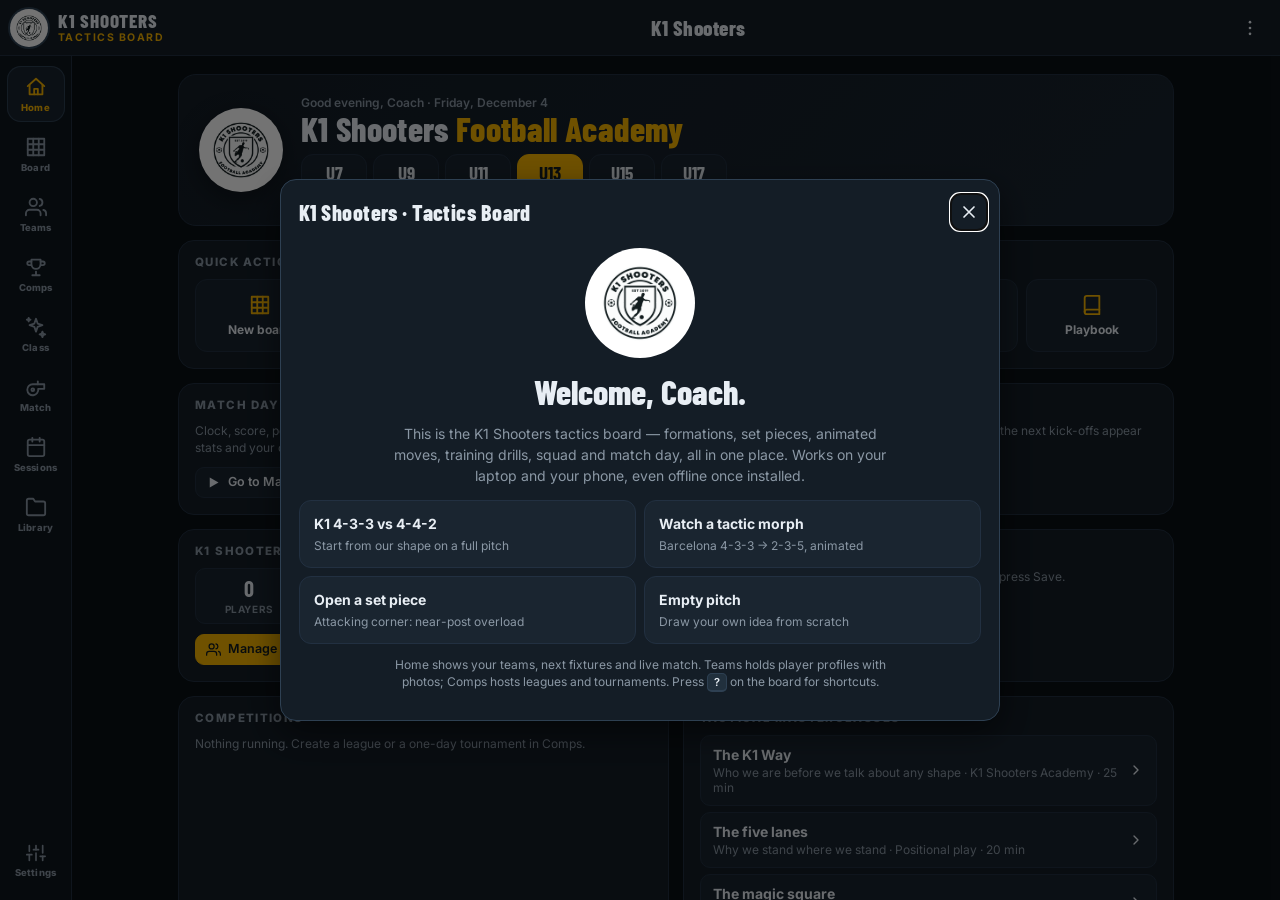
<file: index.html>
<!DOCTYPE html>
<html lang="en" data-theme="dark">
<head>
  <meta charset="utf-8">
  <meta name="viewport" content="width=device-width, initial-scale=1, viewport-fit=cover, maximum-scale=1, user-scalable=no">
  <title>K1 Shooters · Tactics Board</title>
  <meta name="description" content="K1 Shooters Football Academy tactics board — formations, set pieces, animated moves, drills, squad, sessions and match day. Laptop and phone.">
  <meta name="theme-color" content="#0b1116">
  <meta name="apple-mobile-web-app-capable" content="yes">
  <meta name="mobile-web-app-capable" content="yes">
  <meta name="apple-mobile-web-app-status-bar-style" content="black-translucent">
  <meta name="apple-mobile-web-app-title" content="K1 Tactics">
  <link rel="manifest" href="manifest.webmanifest">
  <link rel="icon" href="assets/icon.svg" type="image/svg+xml">
  <link rel="apple-touch-icon" href="assets/apple-touch-icon.png">
  <link rel="preconnect" href="https://fonts.googleapis.com">
  <link rel="preconnect" href="https://fonts.gstatic.com" crossorigin>
  <link href="https://fonts.googleapis.com/css2?family=Barlow+Condensed:wght@600;700;800&family=Inter:wght@400;500;600;700;800&display=swap" rel="stylesheet">
  <link rel="stylesheet" href="css/app.css">
</head>
<body>
  <div id="app" class="app">
    <header class="topbar" id="topbar">
      <button class="icon-btn only-mobile" id="btnMenu" aria-label="Menu"><svg width="22" height="22" viewBox="0 0 24 24" fill="none" stroke="currentColor" stroke-width="2" stroke-linecap="round"><path d="M4 6h16M4 12h16M4 18h16"/></svg></button>
      <div class="brand" id="brand"></div>
      <div class="title-wrap board-only"><input id="boardTitle" class="title-input" spellcheck="false" aria-label="Board title" value="Untitled board"></div>
      <div class="section-title" id="sectionTitle"></div>
      <div class="topbar-actions" id="topActions"></div>
    </header>

    <nav class="appnav" id="appnav" aria-label="Sections"></nav>
    <section class="workspace" id="workspace"><div class="ws-inner" id="wsInner"></div></section>

    <aside class="toolrail" id="toolrail" aria-label="Tools"></aside>

    <main class="stage" id="stage">
      <div class="board-wrap" id="boardWrap">
        <svg id="board" class="board" role="img" aria-label="Tactics board"></svg>
        <div class="hud hud-tl" id="hudTL"></div>
        <div class="hud hud-tr" id="hudTR"></div>
        <div class="hud hud-bc" id="hudBC"></div>
        <div class="selbar" id="selbar" hidden></div>
        <div class="text-editor" id="textEditor" hidden>
          <textarea rows="2" aria-label="Text label"></textarea>
          <div class="te-actions"><button class="btn btn-sm te-cancel" type="button">Cancel</button><button class="btn btn-sm btn-primary te-ok" type="button">Place</button></div>
        </div>
      </div>
      <div class="tray" id="tray" aria-label="Players and equipment"></div>
      <div class="framesbar" id="framesBar" aria-label="Frames"></div>
    </main>

    <aside class="sidepanel" id="sidepanel">
      <nav class="tabs" id="tabs" aria-label="Panels"></nav>
      <div class="pane" id="pane"></div>
    </aside>

    <nav class="mobilebar" id="mobilebar" aria-label="Sections"></nav>
  </div>

  <div id="sheet" class="sheet" hidden>
    <div class="sheet-backdrop"></div>
    <div class="sheet-panel" role="dialog" aria-modal="true">
      <div class="sheet-handle"></div>
      <div class="sheet-head"><div class="sheet-title" id="sheetTitle"></div><button class="icon-btn" id="sheetClose" aria-label="Close"><svg width="20" height="20" viewBox="0 0 24 24" fill="none" stroke="currentColor" stroke-width="2" stroke-linecap="round"><path d="M18 6L6 18M6 6l12 12"/></svg></button></div>
      <div class="sheet-body" id="sheetBody"></div>
    </div>
  </div>
  <div id="modal" class="modal" hidden></div>
  <div id="ctxmenu" class="ctxmenu menu" hidden></div>
  <div id="toasts" class="toasts" aria-live="polite"></div>
  <input type="file" id="fileInput" hidden>

  <script src="js/icons.js"></script>
  <script src="js/logo-data.js"></script>
  <script src="js/logo.js"></script>
  <script src="js/kits.js"></script>
  <script src="js/formations.js"></script>
  <script src="js/pitch.js"></script>
  <script src="js/state.js"></script>
  <script src="js/setpieces.js"></script>
  <script src="js/drills.js"></script>
  <script src="js/drills-k1.js"></script>
  <script src="js/tactics.js"></script>
  <script src="js/phases.js"></script>
  <script src="js/render.js"></script>
  <script src="js/anim.js"></script>
  <script src="js/templates.js"></script>
  <script src="js/board.js"></script>
  <script src="js/gif.js"></script>
  <script src="js/storage.js"></script>
  <script src="js/squad.js"></script>
  <script src="js/teams.js"></script>
  <script src="js/match.js"></script>
  <script src="js/session.js"></script>
  <script src="js/ui.js"></script>
  <script src="js/panes.js"></script>
  <script src="js/panes-teams.js"></script>
  <script src="js/competitions.js"></script>
  <script src="js/panes-comps.js"></script>
  <script src="js/panes-home.js"></script>
  <script src="js/curriculum.js"></script>
    <script src="js/masterclass.js"></script>
  <script src="js/masterclass-content.js"></script>
    <script src="js/masterclass-clubs.js"></script>
    <script src="js/masterclass-core.js"></script>
  <script src="js/panes-masterclass.js"></script>
    <script src="js/panes-curriculum.js"></script>
  <script src="js/app.js"></script>
</body>
</html>
</file>
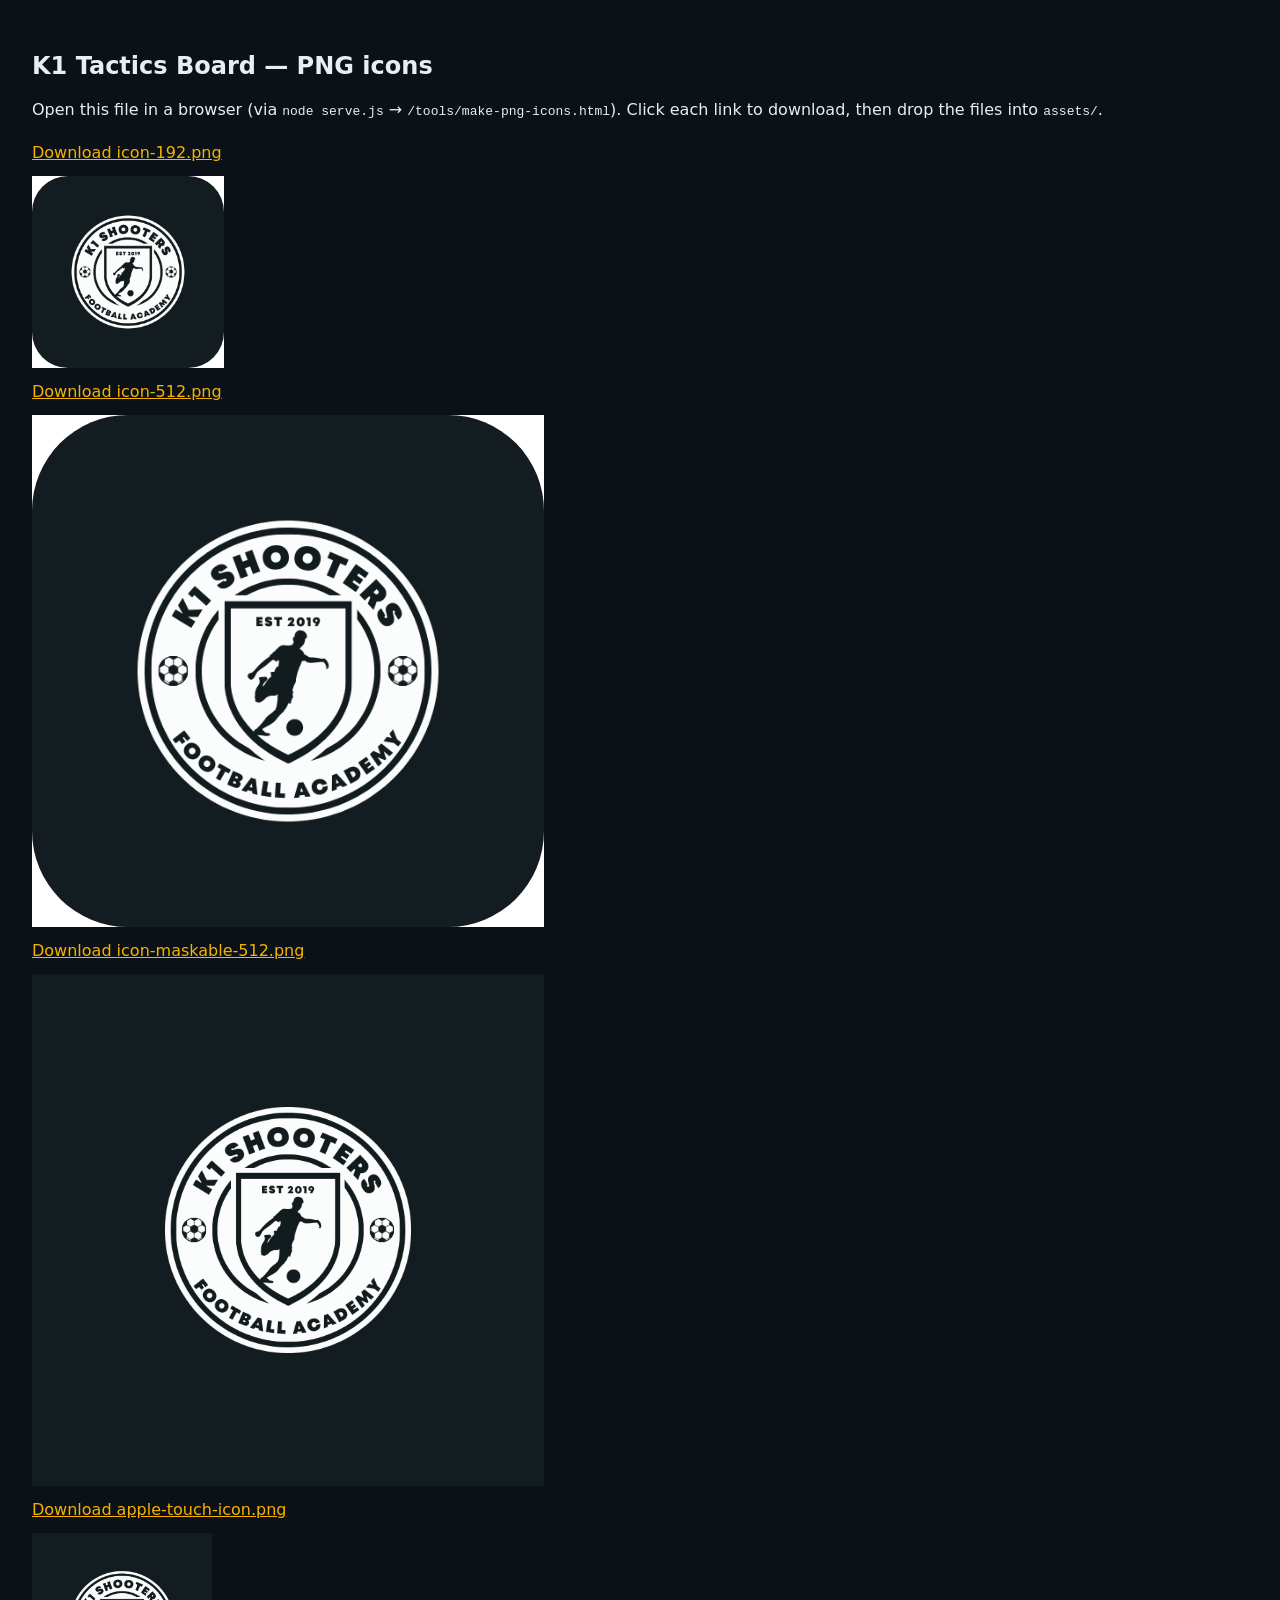
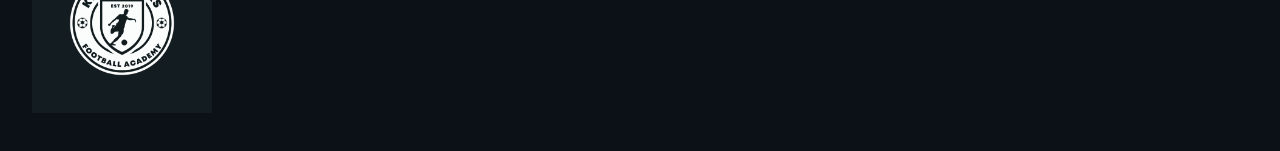
<file: tools/make-png-icons.html>
<!DOCTYPE html>
<html lang="en">
<head>
<meta charset="utf-8">
<title>K1 icon rasteriser</title>
<style>body{font-family:system-ui,sans-serif;background:#0b1116;color:#e8eef4;padding:24px}a{display:inline-block;margin:8px 12px 8px 0;color:#f5b301}canvas{display:block;margin:6px 0;background:#fff}</style>
</head>
<body>
<h2>K1 Tactics Board — PNG icons</h2>
<p>Open this file in a browser (via <code>node serve.js</code> → <code>/tools/make-png-icons.html</code>). Click each link to download, then drop the files into <code>assets/</code>.</p>
<div id="out"></div>
<script src="../js/logo-data.js"></script>
<script src="../js/logo.js"></script>
<script>
(async function () {
  const NAVY = '#131c21';
  // Prefer the real bundled crest (PNG); fall back to the drawn SVG crest.
  const badgeInner = K1.BUNDLED_LOGO
    ? '<image href="' + K1.BUNDLED_LOGO + '" x="0" y="0" width="512" height="512" preserveAspectRatio="xMidYMid meet"/>'
    : K1.LOGO.badge({ size: 512 }).replace(/^<svg[^>]*>/, '').replace(/<\/svg>$/, '');
  const svgs = {
    'icon-192.png': [192, '<svg xmlns="http://www.w3.org/2000/svg" viewBox="0 0 512 512" width="512" height="512"><rect width="512" height="512" rx="96" fill="' + NAVY + '"/><svg x="36" y="36" width="440" height="440" viewBox="0 0 512 512">' + badgeInner + '</svg></svg>'],
    'icon-512.png': [512, '<svg xmlns="http://www.w3.org/2000/svg" viewBox="0 0 512 512" width="512" height="512"><rect width="512" height="512" rx="96" fill="' + NAVY + '"/><svg x="36" y="36" width="440" height="440" viewBox="0 0 512 512">' + badgeInner + '</svg></svg>'],
    'icon-maskable-512.png': [512, '<svg xmlns="http://www.w3.org/2000/svg" viewBox="0 0 512 512" width="512" height="512"><rect width="512" height="512" fill="' + NAVY + '"/><svg x="76" y="76" width="360" height="360" viewBox="0 0 512 512">' + badgeInner + '</svg></svg>'],
    'apple-touch-icon.png': [180, '<svg xmlns="http://www.w3.org/2000/svg" viewBox="0 0 512 512" width="512" height="512"><rect width="512" height="512" fill="' + NAVY + '"/><svg x="40" y="40" width="432" height="432" viewBox="0 0 512 512">' + badgeInner + '</svg></svg>'],
  };
  const out = document.getElementById('out');
  for (const [name, [size, svg]] of Object.entries(svgs)) {
    const img = new Image();
    const url = URL.createObjectURL(new Blob([svg], { type: 'image/svg+xml' }));
    await new Promise(r => { img.onload = r; img.src = url; });
    const c = document.createElement('canvas'); c.width = size; c.height = size;
    c.getContext('2d').drawImage(img, 0, 0, size, size);
    const a = document.createElement('a'); a.download = name; a.href = c.toDataURL('image/png'); a.textContent = 'Download ' + name;
    out.appendChild(a); out.appendChild(c);
  }
  window.K1_ICONS_READY = true;
})();
</script>
</body>
</html>
</file>
<file: css/app.css>
/* K1 Shooters Tactics Board — stylesheet */
:root {
  --bg: #0b1116; --bg2: #0f171e; --surface: #141d26; --surface2: #1a2530; --surface3: #21303d;
  --border: #223041; --border2: #2e4052;
  --text: #e8eef4; --muted: #8b98a5; --dim: #5d6b79;
  --accent: #f5b301; --accent-ink: #131c21; --accent2: #38bdf8; --ok: #22c55e; --warn: #f97316; --danger: #ef4444;
  --radius: 12px; --radius-sm: 8px;
  --shadow: 0 12px 34px rgba(0,0,0,.5); --shadow-sm: 0 4px 14px rgba(0,0,0,.35);
  --font: Inter, "Segoe UI", system-ui, -apple-system, Roboto, Arial, sans-serif;
  --display: "Barlow Condensed", Impact, "Arial Narrow", var(--font);
  --topbar-h: 56px; --rail-w: 60px; --panel-w: 350px; --tray-h: 74px; --frames-h: 124px;
  --sat: env(safe-area-inset-top, 0px); --sab: env(safe-area-inset-bottom, 0px);
}
[data-theme="light"] {
  --bg: #e9edf1; --bg2: #f3f5f7; --surface: #ffffff; --surface2: #f2f5f8; --surface3: #e6ebf0;
  --border: #d5dde5; --border2: #c1ccd7;
  --text: #131c21; --muted: #5b6977; --dim: #8794a1;
  --shadow: 0 12px 34px rgba(16,24,40,.18); --shadow-sm: 0 4px 14px rgba(16,24,40,.12);
}

* { box-sizing: border-box; }
[hidden] { display: none !important; }
html, body { height: 100%; margin: 0; }
body { font-family: var(--font); font-size: 14px; color: var(--text); background: var(--bg); -webkit-font-smoothing: antialiased; overscroll-behavior: none; overflow: hidden; -webkit-tap-highlight-color: transparent; }
button, input, select, textarea { font: inherit; color: inherit; }
button { cursor: pointer; border: 0; background: none; padding: 0; }
button:disabled { opacity: .4; cursor: default; }
::selection { background: rgba(245,179,1,.35); }
kbd { font: 600 11px var(--font); background: var(--surface3); border: 1px solid var(--border2); border-bottom-width: 2px; border-radius: 5px; padding: 1px 6px; color: var(--text); }
code { font-family: ui-monospace, Consolas, monospace; font-size: 12px; background: var(--surface3); padding: 1px 5px; border-radius: 4px; }
a, .link { color: var(--accent2); text-decoration: none; cursor: pointer; }
.muted { color: var(--muted); }
.small { font-size: 12px; }
.center { text-align: center; }
.hint { color: var(--muted); font-size: 12px; margin: 8px 0 0; line-height: 1.45; }
.hint.warn { color: var(--warn); }
.mono { font-family: ui-monospace, Consolas, monospace; font-size: 12px; word-break: break-all; }
.hide-sm { }
.only-mobile { display: none !important; }
.ico { display: inline-block; vertical-align: middle; flex: none; }

/* ------------------------------------------------------------- layout */
:root { --nav-w: 72px; }
.app { display: grid; grid-template-columns: var(--nav-w) var(--rail-w) minmax(0, 1fr) var(--panel-w); grid-template-rows: var(--topbar-h) minmax(0, 1fr); grid-template-areas: "top top top top" "nav rail stage panel"; height: 100dvh; width: 100vw; }
.topbar { grid-area: top; }
.appnav { grid-area: nav; }
.toolrail { grid-area: rail; }
.stage { grid-area: stage; display: flex; flex-direction: column; min-width: 0; min-height: 0; }
.sidepanel { grid-area: panel; }
.workspace { grid-area: ws; display: none; }
.mobilebar { display: none; }

/* ---------------------------------------------------- app sections */
.appnav { display: flex; flex-direction: column; align-items: center; gap: 4px; padding: 10px 0 12px; background: var(--bg2); border-right: 1px solid var(--border); }
.nav-item { width: 58px; height: 56px; border-radius: 14px; display: flex; flex-direction: column; align-items: center; justify-content: center; gap: 4px; color: var(--muted); font-size: 9.5px; font-weight: 800; letter-spacing: .02em; transition: background .12s, color .12s; }
.nav-item:hover { background: var(--surface2); color: var(--text); }
.nav-item.on { background: var(--surface2); color: var(--accent); box-shadow: inset 0 0 0 1px var(--border2); }
.nav-gap { flex: 1; }
.workspace { overflow: auto; background: var(--bg); min-height: 0; scrollbar-width: thin; }
.ws-inner { max-width: 1040px; margin: 0 auto; padding: 18px 22px 56px; }
.ws-inner .pane-section { background: var(--surface); border: 1px solid var(--border); border-radius: 16px; padding: 16px 18px 18px; margin-bottom: 14px; }
.ws-inner .pane-section h4 { font-size: 12px; }
.ws-inner > .subtabs, .ws-inner > .search { max-width: 680px; }
.section-title { flex: 1; text-align: center; font-family: var(--display); font-size: 21px; font-weight: 800; letter-spacing: .02em; min-width: 0; white-space: nowrap; overflow: hidden; text-overflow: ellipsis; }
body[data-section="board"] .section-title { display: none; }
body:not([data-section="board"]) .app { grid-template-columns: var(--nav-w) minmax(0, 1fr); grid-template-areas: "top top" "nav ws"; }
body:not([data-section="board"]) .toolrail, body:not([data-section="board"]) .stage, body:not([data-section="board"]) .sidepanel { display: none; }
body:not([data-section="board"]) .workspace { display: block; }
body:not([data-section="board"]) .board-only { display: none !important; }
.rail-panes { display: none; }
.pane-btn { color: var(--accent); }
.mb-item.on { color: var(--accent); }

/* home dashboard */
.home-hero { display: flex; align-items: center; gap: 18px; padding: 18px 20px; border-radius: 18px; background: linear-gradient(135deg, var(--surface) 0%, var(--surface2) 100%); border: 1px solid var(--border); margin-bottom: 14px; }
.hero-badge img, .hero-badge svg { width: 84px; height: 84px; border-radius: 50%; background: #fff; display: block; box-shadow: 0 8px 24px rgba(0,0,0,.35); flex: none; }
.hero-text { min-width: 0; flex: 1; }
.hero-kicker { font-size: 12px; color: var(--muted); font-weight: 600; }
.hero-text h1 { font-family: var(--display); font-size: 34px; font-weight: 800; margin: 2px 0 8px; line-height: 1; letter-spacing: .01em; }
.hero-text h1 span { color: var(--accent); }
.hero-teams { display: flex; gap: 6px; overflow-x: auto; padding-bottom: 2px; scrollbar-width: thin; }
.home-grid { display: grid; grid-template-columns: repeat(2, minmax(0, 1fr)); gap: 14px; }
.hcard { background: var(--surface); border: 1px solid var(--border); border-radius: 16px; padding: 14px 16px 16px; min-width: 0; }
.hcard h4 { margin: 0 0 10px; font-size: 11.5px; letter-spacing: .12em; text-transform: uppercase; color: var(--muted); font-weight: 800; display: flex; align-items: center; gap: 8px; }
.hcard p { margin: 0 0 10px; line-height: 1.45; }
.hcard.quick { grid-column: 1 / -1; }
.qa-grid { display: grid; grid-template-columns: repeat(7, minmax(0, 1fr)); gap: 8px; }
.qa { display: flex; flex-direction: column; align-items: center; gap: 6px; padding: 14px 6px; border-radius: 12px; background: var(--surface2); border: 1px solid var(--border); font-size: 12px; font-weight: 700; color: var(--text); text-align: center; }
.qa:hover { border-color: var(--accent); }
.qa .ico { color: var(--accent); }
.hcard.live.is-live { border-color: rgba(34,197,94,.6); }
.hcard .dot { width: 8px; height: 8px; border-radius: 50%; background: var(--ok); animation: pulse 1.4s infinite; }
@keyframes pulse { 0%, 100% { box-shadow: 0 0 0 3px rgba(34,197,94,.25); } 50% { box-shadow: 0 0 0 7px rgba(34,197,94,.08); } }
.live-score { display: grid; grid-template-columns: 1fr auto 1fr; align-items: center; gap: 10px; margin: 6px 0; }
.live-score b { font-family: var(--display); font-size: 40px; font-weight: 800; line-height: 1; }
.live-score .ln { font-weight: 700; text-align: center; font-size: 13px; }
.next-list { display: flex; flex-direction: column; gap: 6px; }
.next-row { display: grid; grid-template-columns: 56px minmax(0, 1fr) 18px; align-items: center; gap: 10px; width: 100%; text-align: left; padding: 8px 10px; border-radius: 12px; background: var(--surface2); border: 1px solid var(--border); color: var(--text); }
.next-row.ours { border-color: rgba(245,179,1,.5); }
.next-row .nt { font-family: var(--display); font-weight: 800; font-size: 17px; display: flex; flex-direction: column; line-height: 1; }
.next-row .nt small { font-family: var(--font); font-size: 10px; color: var(--muted); font-weight: 700; margin-top: 3px; }
.next-row .nm { min-width: 0; display: flex; flex-direction: column; gap: 2px; font-size: 13px; }
.next-row .nm small { color: var(--muted); font-size: 11px; white-space: nowrap; overflow: hidden; text-overflow: ellipsis; }
.stat-row { display: grid; grid-template-columns: repeat(4, 1fr); gap: 8px; margin-bottom: 10px; }
.stat-row div { display: flex; flex-direction: column; align-items: center; padding: 8px 4px; border-radius: 10px; background: var(--surface2); border: 1px solid var(--border); }
.stat-row b { font-family: var(--display); font-size: 22px; line-height: 1; }
.stat-row span { font-size: 10px; color: var(--muted); font-weight: 700; text-transform: uppercase; letter-spacing: .06em; margin-top: 4px; }
.board-strip { display: grid; grid-template-columns: repeat(4, minmax(0, 1fr)); gap: 8px; margin-bottom: 10px; }
.board-tile { border: 1px solid var(--border); border-radius: 10px; overflow: hidden; background: #000; display: flex; flex-direction: column; color: var(--text); text-align: left; }
.board-tile svg { width: 100%; height: auto; aspect-ratio: 16 / 10; display: block; }
.board-tile span { font-size: 11px; font-weight: 600; padding: 6px 8px; background: var(--surface2); white-space: nowrap; overflow: hidden; text-overflow: ellipsis; }
.list.compact { margin-top: 0; }

/* ------------------------------------------------------------- topbar */
.topbar { display: flex; align-items: center; gap: 10px; padding: 0 12px 0 10px; background: var(--surface); border-bottom: 1px solid var(--border); padding-top: var(--sat); height: calc(var(--topbar-h) + var(--sat)); }
.brand { display: flex; align-items: center; gap: 10px; cursor: pointer; flex: none; }
.brand-badge { width: 38px; height: 38px; border-radius: 50%; overflow: hidden; background: #fff; display: grid; place-items: center; box-shadow: 0 0 0 2px var(--border2); }
.brand-badge img, .brand-badge svg { width: 38px; height: 38px; display: block; object-fit: cover; }
.brand-text { display: flex; flex-direction: column; line-height: 1; }
.brand-text b { font-family: var(--display); font-weight: 800; font-size: 19px; letter-spacing: .04em; }
.brand-text span { font-size: 10.5px; color: var(--accent); text-transform: uppercase; letter-spacing: .14em; font-weight: 700; margin-top: 3px; }
.title-wrap { flex: 1; min-width: 60px; display: flex; justify-content: center; }
.title-input { width: min(100%, 420px); background: transparent; border: 1px solid transparent; border-radius: 8px; padding: 6px 10px; font-weight: 600; font-size: 15px; text-align: center; color: var(--text); transition: border-color .15s, background .15s; }
.title-input:hover { border-color: var(--border); }
.title-input:focus { outline: none; border-color: var(--accent); background: var(--surface2); }
.topbar-actions { display: flex; align-items: center; gap: 6px; flex: none; }
.topbar-actions .sep { width: 1px; height: 24px; background: var(--border); margin: 0 4px; }
.dirty-dot { position: absolute; top: 6px; right: 6px; width: 7px; height: 7px; border-radius: 50%; background: var(--accent); }

/* ------------------------------------------------------------ buttons */
.btn { position: relative; display: inline-flex; align-items: center; justify-content: center; gap: 7px; padding: 8px 13px; border-radius: 10px; background: var(--surface2); border: 1px solid var(--border); color: var(--text); font-weight: 600; font-size: 13px; line-height: 1; white-space: nowrap; transition: background .12s, border-color .12s, transform .05s; }
.btn:hover { background: var(--surface3); border-color: var(--border2); }
.btn:active { transform: translateY(1px); }
.btn.on { border-color: var(--accent); color: var(--accent); }
.btn-primary { background: var(--accent); color: var(--accent-ink); border-color: var(--accent); }
.btn-primary:hover { background: #ffc61a; border-color: #ffc61a; }
.btn-ghost { background: transparent; border-color: transparent; }
.btn-ghost:hover { background: var(--surface2); border-color: var(--border); }
.btn-danger { background: var(--danger); border-color: var(--danger); color: #fff; }
.btn-danger-ghost { color: var(--danger); }
.btn-danger-ghost:hover { border-color: var(--danger); }
.btn-sm { padding: 7px 10px; font-size: 12.5px; border-radius: 9px; }
.icon-btn { position: relative; display: inline-grid; place-items: center; width: 36px; height: 36px; border-radius: 10px; color: var(--text); transition: background .12s; }
.icon-btn:hover { background: var(--surface2); }
.icon-btn.sm { width: 30px; height: 30px; border-radius: 8px; }
.icon-btn.xs { width: 24px; height: 24px; border-radius: 6px; font-weight: 700; }
.icon-btn.active { color: var(--accent); }
.icon-btn.danger:hover { color: var(--danger); }
.btn-grid { display: grid; grid-template-columns: 1fr 1fr; gap: 6px; }
.btn-grid .btn { justify-content: flex-start; }
.row { display: flex; align-items: center; gap: 8px; margin-top: 8px; }
.row.wrap { flex-wrap: wrap; }
.row.between { justify-content: space-between; }
.row.center { justify-content: center; }
.row-label { color: var(--muted); font-size: 12.5px; min-width: 96px; }
.stack { display: flex; flex-direction: column; gap: 14px; }
.sb-gap { flex: 1; }

/* ---------------------------------------------------------------- rail */
.toolrail { display: flex; flex-direction: column; align-items: center; background: var(--surface); border-right: 1px solid var(--border); padding: 8px 0; gap: 6px; overflow: hidden auto; scrollbar-width: none; }
.toolrail::-webkit-scrollbar { display: none; }
.rail-tools { display: flex; flex-direction: column; align-items: center; gap: 4px; }
.rail-sep { width: 26px; height: 1px; background: var(--border); margin: 4px 0; }
.rail-style { margin-top: auto; display: flex; flex-direction: column; align-items: center; gap: 6px; padding-top: 8px; }
.tool { width: 44px; height: 42px; border-radius: 11px; display: grid; place-items: center; color: var(--muted); transition: background .12s, color .12s; flex: none; }
.tool:hover { background: var(--surface2); color: var(--text); }
.tool.active { background: var(--accent); color: var(--accent-ink); box-shadow: 0 4px 12px rgba(245,179,1,.35); }
.swatch { display: inline-block; width: 18px; height: 18px; border-radius: 50%; box-shadow: inset 0 0 0 1px rgba(0,0,0,.35), 0 0 0 1px rgba(255,255,255,.15); }
.swatch-btn .swatch { width: 22px; height: 22px; }
.width-preview { display: block; width: 22px; border-radius: 3px; background: currentColor; }

/* --------------------------------------------------------------- board */
.board-wrap { position: relative; flex: 1; min-height: 0; background: var(--bg); overflow: hidden; }
.board { position: absolute; inset: 0; width: 100%; height: 100%; display: block; touch-action: none; user-select: none; -webkit-user-select: none; cursor: default; }
.board[data-tool="select"] { cursor: default; }
.board[data-tool="hand"], .board.panning { cursor: grab; }
.board[data-tool="pen"], .board[data-tool="line"], .board[data-tool="pass"], .board[data-tool="run"], .board[data-tool="dribble"], .board[data-tool="shot"], .board[data-tool="curve"], .board[data-tool="rect"], .board[data-tool="ellipse"], .board[data-tool="triangle"], .board[data-tool="zone"], .board[data-tool="measure"], .board[data-tool="offside"] { cursor: crosshair; }
.board[data-tool="text"] { cursor: text; }
.board[data-tool="eraser"] { cursor: cell; }
.board[data-tool="stamp"] { cursor: copy; }
.board .obj { cursor: move; }
.board .obj .hit { pointer-events: all; }
.board .obj.ghost { pointer-events: none; }
.board .handle { cursor: pointer; }
.board text { pointer-events: none; }
.hud { position: absolute; z-index: 5; display: flex; gap: 6px; align-items: center; pointer-events: none; }
.hud > * { pointer-events: auto; }
.hud-tl { top: 10px; left: 10px; right: 260px; flex-wrap: wrap; }
.hud-tr { top: 10px; right: 10px; }
.hud-bc { bottom: 10px; left: 50%; transform: translateX(-50%); display: none; }
.hud-bc.show { display: flex; }
.hud-group { display: flex; align-items: center; gap: 2px; background: rgba(11,17,22,.78); backdrop-filter: blur(8px); border: 1px solid rgba(255,255,255,.08); border-radius: 12px; padding: 3px; color: #fff; }
[data-theme="light"] .hud-group { background: rgba(255,255,255,.9); color: var(--text); border-color: var(--border); }
.hud-group .icon-btn { color: inherit; }
.hud-group .icon-btn:hover { background: rgba(255,255,255,.12); }
.hud-zoom { font-size: 11.5px; font-weight: 700; min-width: 44px; color: inherit; }
.hud-pill { display: inline-flex; align-items: center; gap: 7px; background: rgba(11,17,22,.78); backdrop-filter: blur(8px); border: 1px solid rgba(255,255,255,.08); color: #fff; border-radius: 999px; padding: 6px 12px; font-size: 12.5px; font-weight: 600; max-width: 100%; }
[data-theme="light"] .hud-pill { background: rgba(255,255,255,.9); color: var(--text); border-color: var(--border); }
.hud-pill.caption span { overflow: hidden; text-overflow: ellipsis; white-space: nowrap; }
.hud-pill.caption i { color: var(--muted); font-style: italic; font-weight: 500; }
.hud-pill.stamp { border-color: var(--accent); }
.hud-pill.mini { font-size: 11px; padding: 4px 9px; gap: 4px; }
.pill-btn { background: var(--accent); color: var(--accent-ink); border-radius: 999px; padding: 4px 10px; font-weight: 700; font-size: 12px; }
.frame-ind { font-size: 12px; font-weight: 700; padding: 0 8px; opacity: .9; }
.playbar .play.active { color: var(--accent); }

/* selection bar (inspector) */
.selbar { position: absolute; z-index: 6; left: 50%; top: 10px; transform: translateX(-50%); display: flex; align-items: center; gap: 4px; background: var(--surface); border: 1px solid var(--border2); box-shadow: var(--shadow-sm); border-radius: 12px; padding: 5px; max-width: calc(100% - 20px); overflow-x: auto; scrollbar-width: none; }
.selbar::-webkit-scrollbar { display: none; }
.sb-label { font-size: 12px; font-weight: 700; color: var(--muted); padding: 0 6px; white-space: nowrap; text-transform: capitalize; }
.sb-btn { display: inline-flex; align-items: center; justify-content: center; gap: 5px; min-width: 32px; height: 32px; padding: 0 8px; border-radius: 8px; font-weight: 700; font-size: 12px; color: var(--text); flex: none; }
.sb-btn:hover { background: var(--surface2); }
.sb-btn.on { background: var(--accent); color: var(--accent-ink); }
.sb-btn.danger { color: var(--danger); }
.sb-btn .swatch { width: 16px; height: 16px; }
.sb-input { height: 32px; border: 1px solid var(--border); border-radius: 8px; background: var(--bg2); padding: 0 8px; font-weight: 600; flex: none; }
.sb-input.num { width: 58px; text-align: center; }
.sb-input.name { width: 120px; }
.sb-input.wide { width: 220px; }
.sb-seg { display: inline-flex; background: var(--bg2); border: 1px solid var(--border); border-radius: 8px; padding: 2px; gap: 2px; flex: none; }
.sb-seg button { height: 26px; min-width: 28px; padding: 0 7px; border-radius: 6px; font-weight: 700; font-size: 12px; color: var(--muted); display: grid; place-items: center; }
.sb-seg button.on { background: var(--accent); color: var(--accent-ink); }
.sb-range { width: 80px; accent-color: var(--accent); flex: none; }
.sb-btn.wide-btn { padding: 0 10px; }

/* text editor */
.text-editor { position: absolute; z-index: 7; width: 240px; background: var(--surface); border: 1px solid var(--border2); box-shadow: var(--shadow); border-radius: 12px; padding: 8px; }
.text-editor textarea { width: 100%; resize: none; background: var(--bg2); border: 1px solid var(--border); border-radius: 8px; padding: 8px; font-size: 14px; }
.text-editor textarea:focus { outline: none; border-color: var(--accent); }
.te-actions { display: flex; justify-content: flex-end; gap: 6px; margin-top: 6px; }

/* drag ghost from tray */
.drag-ghost { position: fixed; left: 0; top: 0; z-index: 100; pointer-events: none; width: 44px; height: 44px; opacity: .85; filter: drop-shadow(0 6px 10px rgba(0,0,0,.5)); }
.drag-ghost.over { transform-origin: center; }
.drag-ghost svg { width: 44px; height: 44px; }

/* ---------------------------------------------------------------- tray */
.tray { height: var(--tray-h); background: var(--surface); border-top: 1px solid var(--border); display: flex; align-items: center; gap: 6px; padding: 0 8px; }
.tray-scroll { flex: 1; display: flex; gap: 4px; overflow-x: auto; scrollbar-width: thin; padding: 4px 2px; }
.tray-side { flex: none; border-left: 1px solid var(--border); padding-left: 6px; }
.chip { display: flex; flex-direction: column; align-items: center; gap: 2px; width: 58px; padding: 4px 2px; border-radius: 10px; color: var(--muted); font-size: 10px; font-weight: 600; flex: none; touch-action: none; transition: background .12s, color .12s; }
.chip svg { width: 36px; height: 36px; }
.chip:hover { background: var(--surface2); color: var(--text); }
.chip.on { background: var(--accent); color: var(--accent-ink); }
.chip span { white-space: nowrap; }
.chip.cone-color .swatch { width: 26px; height: 26px; margin: 5px 0; }

/* ------------------------------------------------------------- frames */
.framesbar { height: var(--frames-h); background: var(--surface); border-top: 1px solid var(--border); display: flex; flex-direction: column; padding: 6px 10px 8px; gap: 6px; }
.frames-head { display: flex; align-items: center; gap: 6px; }
.frames-title { display: inline-flex; align-items: center; gap: 6px; font-size: 12px; font-weight: 700; color: var(--muted); margin-right: 6px; }
.frames-title b { color: var(--text); }
.scrub { width: 160px; accent-color: var(--accent); }
.frames-strip { display: flex; align-items: center; gap: 6px; overflow-x: auto; scrollbar-width: thin; padding: 2px; }
.frame-thumb { position: relative; flex: none; width: 96px; height: 62px; border-radius: 8px; overflow: hidden; border: 2px solid transparent; cursor: pointer; background: #000; transition: border-color .12s, transform .12s; }
.frame-thumb svg { display: block; width: 100%; height: 100%; }
.frame-thumb:hover { transform: translateY(-1px); }
.frame-thumb.active { border-color: var(--accent); box-shadow: 0 0 0 2px rgba(245,179,1,.3); }
.frame-thumb.playing { border-color: var(--accent2); }
.fnum { position: absolute; left: 4px; top: 3px; font-size: 10.5px; font-weight: 800; background: rgba(0,0,0,.6); color: #fff; border-radius: 5px; padding: 1px 5px; }
.fcap { position: absolute; left: 0; right: 0; bottom: 0; font-size: 9.5px; padding: 2px 5px; background: linear-gradient(transparent, rgba(0,0,0,.8)); color: #fff; white-space: nowrap; overflow: hidden; text-overflow: ellipsis; }
.frame-dur { flex: none; font-size: 10.5px; color: var(--muted); font-weight: 600; }
.select.sm { height: 28px; padding: 0 6px; font-size: 12px; }

/* ----------------------------------------------------------- side panel */
.sidepanel { display: flex; flex-direction: column; background: var(--surface); border-left: 1px solid var(--border); min-height: 0; }
.tabs { display: flex; border-bottom: 1px solid var(--border); }
.tab { flex: 1; display: flex; flex-direction: column; align-items: center; gap: 3px; padding: 9px 1px 7px; color: var(--muted); font-size: 10.5px; font-weight: 700; letter-spacing: .01em; border-bottom: 2px solid transparent; transition: color .12s; min-width: 0; }
.tab span { white-space: nowrap; overflow: hidden; text-overflow: ellipsis; max-width: 100%; }
.tab:hover { color: var(--text); }
.tab.active { color: var(--accent); border-bottom-color: var(--accent); }
.pane { flex: 1; overflow-y: auto; padding: 12px 14px 24px; min-height: 0; scrollbar-width: thin; }
.pane-section { padding: 12px 0; border-bottom: 1px solid var(--border); }
.pane-section:last-child { border-bottom: 0; }
.pane-section h4 { margin: 0 0 8px; font-size: 11.5px; letter-spacing: .12em; text-transform: uppercase; color: var(--muted); font-weight: 800; }
.pane-section h4:empty { display: none; }
.group-title { margin: 14px 0 6px; font-size: 12px; color: var(--accent); text-transform: uppercase; letter-spacing: .1em; font-weight: 800; }
.field { display: flex; flex-direction: column; gap: 4px; }
.field > span, .field-label { font-size: 11.5px; color: var(--muted); font-weight: 600; }
.field-label { display: block; margin: 8px 0 6px; }
.field.span2 { grid-column: span 2; }
.form-grid { display: grid; grid-template-columns: 1fr 1fr; gap: 10px; }
.form-grid.three { grid-template-columns: 1fr 1fr 1fr; }
.input, .select { width: 100%; background: var(--bg2); border: 1px solid var(--border); border-radius: 9px; padding: 8px 10px; min-height: 36px; color: var(--text); transition: border-color .12s; }
.input:focus, .select:focus { outline: none; border-color: var(--accent); }
textarea.input { resize: vertical; line-height: 1.45; }
.input.num { width: 78px; text-align: center; flex: none; }
.input.sm, .select.sm { min-height: 30px; padding: 5px 8px; font-size: 13px; }
.input.num.sm { width: 60px; }
.input.center { text-align: center; font-weight: 700; }
.input.grow { flex: 1; min-width: 0; }
.select { appearance: none; background-image: linear-gradient(45deg, transparent 50%, var(--muted) 50%), linear-gradient(135deg, var(--muted) 50%, transparent 50%); background-position: calc(100% - 15px) 55%, calc(100% - 10px) 55%; background-size: 5px 5px; background-repeat: no-repeat; padding-right: 26px; }
.check { display: inline-flex; align-items: center; gap: 8px; font-size: 13px; cursor: pointer; }
.check input { accent-color: var(--accent); width: 16px; height: 16px; }
.check.small { font-size: 12px; color: var(--muted); margin: 6px 0; }
.choices { display: flex; flex-wrap: wrap; gap: 6px; }
.choice { padding: 7px 11px; border-radius: 9px; background: var(--surface2); border: 1px solid var(--border); font-weight: 600; font-size: 12.5px; color: var(--muted); }
.choice.on, .choice[aria-pressed="true"] { background: var(--accent); color: var(--accent-ink); border-color: var(--accent); }
.seg { display: inline-flex; background: var(--bg2); border: 1px solid var(--border); border-radius: 9px; padding: 2px; gap: 2px; }
.seg.full { display: flex; width: 100%; }
.seg.full button { flex: 1; }
.seg button { padding: 5px 10px; border-radius: 7px; font-weight: 700; font-size: 12px; color: var(--muted); }
.seg button.on { background: var(--accent); color: var(--accent-ink); }
.switch-row { display: flex; align-items: center; justify-content: space-between; gap: 10px; padding: 7px 0; font-size: 13px; cursor: pointer; }
.switch-row small { display: block; color: var(--muted); font-size: 11px; }
.switch { position: relative; width: 40px; height: 22px; border-radius: 11px; background: var(--surface3); border: 1px solid var(--border2); flex: none; transition: background .15s; }
.switch i { position: absolute; top: 2px; left: 2px; width: 16px; height: 16px; border-radius: 50%; background: var(--muted); transition: left .15s, background .15s; }
.switch.on { background: var(--accent); border-color: var(--accent); }
.switch.on i { left: 20px; background: var(--accent-ink); }
.theme-row { display: flex; flex-wrap: wrap; gap: 6px; margin-bottom: 4px; }
.theme-swatch { position: relative; width: 44px; height: 30px; border-radius: 7px; border: 2px solid transparent; overflow: hidden; box-shadow: inset 0 0 0 1px rgba(0,0,0,.25); }
.theme-swatch i { position: absolute; left: 33%; top: 0; bottom: 0; width: 33%; }
.theme-swatch::after { content: ""; position: absolute; inset: 6px; border: 1.5px solid; border-color: inherit; border-radius: 3px; opacity: .9; }
.theme-swatch.on { outline: 2px solid var(--accent); outline-offset: 2px; }
.team-row { display: grid; grid-template-columns: 18px 1fr 130px; align-items: center; gap: 8px; margin-bottom: 8px; }
.kit-dot { width: 18px; height: 18px; border-radius: 50%; box-shadow: 0 0 0 1px rgba(255,255,255,.25), inset 0 0 0 1px rgba(0,0,0,.25); }
.search { position: relative; margin: 10px 0 6px; }
.search .ico { position: absolute; right: 12px; top: 50%; transform: translateY(-50%); color: var(--muted); pointer-events: none; }
.subtabs { display: flex; gap: 2px; background: var(--bg2); border: 1px solid var(--border); border-radius: 10px; padding: 3px; }
.subtabs button { flex: 1; padding: 7px 4px; border-radius: 8px; font-size: 12px; font-weight: 700; color: var(--muted); }
.subtabs button.on { background: var(--surface3); color: var(--text); }
.cards { display: flex; flex-direction: column; gap: 8px; }
.card { background: var(--surface2); border: 1px solid var(--border); border-radius: 12px; overflow: hidden; }
.card-body { padding: 10px 12px 8px; position: relative; }
.card-body b { display: block; font-size: 13.5px; margin-bottom: 3px; }
.card-body p { margin: 4px 0 0; color: var(--muted); font-size: 12px; line-height: 1.45; }
.card-actions { display: flex; gap: 6px; padding: 8px 12px 10px; border-top: 1px solid var(--border); }
.card.club .club-bar { position: absolute; left: 0; top: 0; bottom: 0; width: 5px; background: linear-gradient(180deg, var(--club), var(--club2)); }
.card.club .card-body { padding-left: 16px; }
.tags { display: flex; flex-wrap: wrap; gap: 4px; margin-top: 6px; }
.tag { font-size: 10.5px; font-weight: 700; padding: 2px 7px; border-radius: 999px; background: var(--surface3); color: var(--muted); }
.empty-card { text-align: center; padding: 18px 10px; color: var(--muted); border: 1px dashed var(--border2); border-radius: 12px; }
.empty-card p { margin: 8px 0 0; font-size: 12.5px; line-height: 1.5; }
.list { display: flex; flex-direction: column; gap: 6px; margin-top: 10px; }
.list-row { display: flex; align-items: center; gap: 8px; width: 100%; text-align: left; padding: 10px 12px; background: var(--surface2); border: 1px solid var(--border); border-radius: 10px; }
.list-row:hover { border-color: var(--border2); }
.lr-main { flex: 1; display: flex; flex-direction: column; gap: 2px; min-width: 0; }
.lr-main b { white-space: nowrap; overflow: hidden; text-overflow: ellipsis; }

/* squad */
.squad-list { display: flex; flex-direction: column; gap: 4px; margin-bottom: 10px; }
.squad-row { display: grid; grid-template-columns: 30px 1fr auto 20px 30px 30px; align-items: center; gap: 6px; padding: 5px 6px; border-radius: 9px; background: var(--surface2); border: 1px solid var(--border); cursor: pointer; }
.squad-row.out { opacity: .55; }
.squad-row .num { font-weight: 800; text-align: center; font-family: var(--display); font-size: 16px; }
.squad-row .name { font-weight: 600; white-space: nowrap; overflow: hidden; text-overflow: ellipsis; }
.squad-row .cap { color: var(--accent); font-size: 11px; }
.squad-row .foot { color: var(--muted); font-size: 11px; text-align: center; }
.pos { font-size: 10px; font-weight: 800; padding: 2px 6px; border-radius: 6px; background: var(--surface3); }
.pos-GK { color: var(--accent); } .pos-DEF { color: var(--accent2); } .pos-MID { color: var(--ok); } .pos-FWD { color: var(--warn); }
.add-player { display: grid; grid-template-columns: 1fr 64px 76px auto; gap: 6px; align-items: center; }
.add-player .input.num { width: 100%; }

/* animate pane */
.frame-list { display: flex; flex-direction: column; gap: 8px; margin-top: 10px; }
.frame-item { display: grid; grid-template-columns: 84px 1fr; gap: 10px; padding: 8px; border: 1px solid var(--border); border-radius: 12px; background: var(--surface2); cursor: pointer; }
.frame-item.active { border-color: var(--accent); }
.frame-item svg { border-radius: 6px; display: block; }
.fi-body { display: flex; flex-direction: column; gap: 6px; min-width: 0; }
.fi-head { display: flex; justify-content: space-between; align-items: center; }
.fi-row { display: flex; align-items: center; gap: 4px; }
.fi-row label { display: inline-flex; align-items: center; gap: 4px; }

/* match */
.scoreboard { display: grid; grid-template-columns: 1fr auto 1fr; gap: 8px; align-items: center; padding: 12px 0 6px; }
.sb-team { display: flex; flex-direction: column; align-items: center; gap: 6px; }
.sb-team .score { font-family: var(--display); font-size: 48px; font-weight: 800; line-height: 1; }
.sb-mid { text-align: center; min-width: 96px; }
.period { font-size: 10.5px; font-weight: 800; letter-spacing: .12em; text-transform: uppercase; color: var(--accent); }
.clock { font-family: var(--display); font-size: 34px; font-weight: 700; letter-spacing: .04em; font-variant-numeric: tabular-nums; }
.small-meta { display: grid; grid-template-columns: 1fr 1fr 1fr; gap: 6px; }
.poss-bar { height: 10px; border-radius: 5px; background: var(--danger); overflow: hidden; margin-bottom: 8px; }
.poss-bar span { display: block; height: 100%; background: var(--accent); transition: width .3s; }
.event-grid { display: grid; grid-template-columns: repeat(3, 1fr); gap: 6px; margin-top: 10px; }
.ev-btn { display: flex; flex-direction: column; align-items: center; gap: 4px; padding: 9px 4px; border-radius: 10px; background: var(--surface2); border: 1px solid var(--border); font-size: 11px; font-weight: 700; color: var(--text); --ev: var(--text); }
.ev-btn .ico { color: var(--ev); }
.ev-btn:hover { border-color: var(--accent); }
.timeline { display: flex; flex-direction: column; gap: 4px; }
.tl-row { display: grid; grid-template-columns: 40px 22px 1fr 26px; align-items: center; gap: 6px; padding: 6px 8px; border-radius: 9px; background: var(--surface2); border-left: 3px solid var(--accent); font-size: 12.5px; }
.tl-row.away { border-left-color: var(--danger); }
.tl-min { font-weight: 800; font-family: var(--display); font-size: 15px; }
.tl-body div { font-size: 12px; }
table.stats { width: 100%; border-collapse: collapse; }
table.stats th { font-size: 11px; color: var(--muted); font-weight: 700; padding: 2px 0 6px; }
table.stats td { padding: 4px 0; text-align: center; }
table.stats td b { display: inline-block; min-width: 26px; font-family: var(--display); font-size: 18px; }
table.stats td.lbl { font-size: 12px; color: var(--muted); }
.hist { display: flex; flex-direction: column; gap: 4px; }
.hist-row { display: grid; grid-template-columns: 1fr auto auto; align-items: center; gap: 6px; padding: 6px 8px; border-radius: 9px; background: var(--surface2); font-size: 12.5px; }

/* season + attendance */
.record { display: grid; grid-template-columns: repeat(5, 1fr); gap: 6px; margin-bottom: 8px; }
.record div { display: flex; flex-direction: column; align-items: center; padding: 8px 4px; border-radius: 10px; background: var(--surface2); border: 1px solid var(--border); }
.record b { font-family: var(--display); font-size: 22px; line-height: 1; }
.record span { font-size: 10.5px; color: var(--muted); font-weight: 700; text-transform: uppercase; letter-spacing: .06em; margin-top: 4px; }
.leaders { display: flex; flex-direction: column; gap: 3px; }
.leader { display: grid; grid-template-columns: 22px 1fr auto; align-items: center; gap: 8px; padding: 5px 8px; border-radius: 8px; background: var(--surface2); font-size: 13px; }
.leader .rank { font-family: var(--display); font-weight: 800; color: var(--accent); }
.leader b { font-family: var(--display); font-size: 17px; }
.att-list { display: flex; flex-direction: column; gap: 4px; }
.att-row { display: grid; grid-template-columns: 28px 1fr auto; align-items: center; gap: 6px; padding: 4px 6px; border-radius: 9px; background: var(--surface2); border: 1px solid var(--border); }
.att-row .num { font-family: var(--display); font-weight: 800; font-size: 15px; text-align: center; }
.att-row .name { font-weight: 600; white-space: nowrap; overflow: hidden; text-overflow: ellipsis; font-size: 13px; }
.att-seg button { min-width: 28px; padding: 5px 0; }
.att-seg button.on.present { background: var(--ok); color: #fff; }
.att-seg button.on.late { background: var(--accent); color: var(--accent-ink); }
.att-seg button.on.injured { background: var(--accent2); color: #0b1116; }
.att-seg button.on.absent { background: var(--danger); color: #fff; }
.att-pct { color: var(--muted); font-weight: 600; font-size: 11px; }

/* teams + player profiles */
.team-chips { display: flex; gap: 6px; overflow-x: auto; padding: 2px 0 10px; scrollbar-width: thin; }
.team-chip { flex: none; display: flex; flex-direction: column; align-items: center; gap: 2px; min-width: 66px; padding: 8px 10px; border-radius: 12px; background: var(--surface2); border: 1px solid var(--border); color: var(--muted); }
.team-chip b { font-family: var(--display); font-size: 19px; line-height: 1; color: var(--text); }
.team-chip span { font-size: 10px; font-weight: 700; white-space: nowrap; }
.team-chip.on { background: var(--accent); border-color: var(--accent); color: var(--accent-ink); }
.team-chip.on b { color: var(--accent-ink); }
.team-chip.add { border-style: dashed; justify-content: center; }
.team-card { background: var(--surface2); border: 1px solid var(--border); border-radius: 14px; padding: 12px; margin-bottom: 4px; }
.tc-head { display: flex; align-items: center; justify-content: space-between; gap: 8px; }
.tc-name { display: flex; align-items: center; gap: 8px; font-size: 15px; min-width: 0; }
.tc-name b { white-space: nowrap; overflow: hidden; text-overflow: ellipsis; }
.tc-meta { color: var(--muted); font-size: 12px; margin-top: 4px; }
.player-list { display: flex; flex-direction: column; gap: 5px; margin-bottom: 10px; }
.player-row { display: grid; grid-template-columns: auto 36px 36px minmax(0, 1fr) auto 18px; align-items: center; gap: 8px; padding: 6px 8px; border-radius: 12px; background: var(--surface2); border: 1px solid var(--border); cursor: pointer; }
.player-row:hover { border-color: var(--border2); }
.player-row .rank { font-family: var(--display); font-weight: 800; font-size: 16px; color: var(--muted); min-width: 18px; text-align: center; }
.player-row .rank.r1 { color: #f5c542; } .player-row .rank.r2 { color: #c7ced6; } .player-row .rank.r3 { color: #c27a3a; }
.player-row .rank.blank { width: 0; min-width: 0; margin-right: -8px; }
.avatar { width: 36px; height: 36px; border-radius: 50%; overflow: hidden; background: var(--surface3); display: grid; place-items: center; font-weight: 800; font-size: 12px; color: var(--muted); flex: none; box-shadow: inset 0 0 0 1px var(--border2); }
.avatar img { width: 100%; height: 100%; object-fit: cover; display: block; }
.ovr { font-family: var(--display); font-weight: 800; font-size: 17px; text-align: center; border-radius: 8px; padding: 4px 0; line-height: 1; }
.tier-elite { background: #a21caf; color: #fff; } .tier-gold { background: #f5c542; color: #3b2a00; } .tier-silver { background: #c7ced6; color: #1f2937; } .tier-bronze { background: #c27a3a; color: #fff; } .tier-none { background: var(--surface3); color: var(--muted); }
.pinfo { min-width: 0; display: flex; flex-direction: column; gap: 1px; }
.pname { font-weight: 600; white-space: nowrap; overflow: hidden; text-overflow: ellipsis; font-size: 13px; }
.pname .pn { color: var(--muted); font-family: var(--display); font-size: 14px; margin-right: 2px; }
.pinfo small { color: var(--muted); font-size: 11px; white-space: nowrap; overflow: hidden; text-overflow: ellipsis; }
.elig { font-style: normal; font-size: 10px; padding: 1px 5px; border-radius: 5px; margin-left: 4px; font-weight: 700; }
.elig.over { background: rgba(239,68,68,.18); color: #f87171; } .elig.young { background: rgba(56,189,248,.18); color: #7dd3fc; }
.status-ic { color: var(--muted); display: grid; place-items: center; }
.st-injured .status-ic { color: #f87171; } .st-suspended .status-ic { color: #facc15; } .st-away .status-ic { color: var(--dim); } .st-trial .status-ic { color: var(--accent2); }
.player-row.st-away, .player-row.st-injured, .player-row.st-suspended { opacity: .78; }
.modal-card.player-modal { width: min(100%, 880px); }
.profile { display: grid; grid-template-columns: 260px minmax(0, 1fr); gap: 20px; }
.profile-card { display: flex; flex-direction: column; align-items: center; gap: 10px; }
.card-holder svg { width: 240px; height: auto; filter: drop-shadow(0 12px 22px rgba(0,0,0,.45)); }
.radar-wrap { color: var(--muted); }
.season-line { display: flex; gap: 14px; font-size: 10.5px; color: var(--muted); text-transform: uppercase; letter-spacing: .06em; }
.season-line b { font-family: var(--display); font-size: 20px; color: var(--text); display: block; text-align: center; letter-spacing: 0; }
.attr-grid { display: grid; grid-template-columns: 1fr 1fr; gap: 6px 16px; margin: 6px 0 12px; }
.attr { display: grid; grid-template-columns: 72px 1fr 30px; align-items: center; gap: 8px; font-size: 12px; color: var(--muted); }
.attr input { accent-color: var(--accent); width: 100%; }
.attr b { font-family: var(--display); font-size: 17px; color: var(--text); text-align: right; }
.lan-box { background: var(--surface2); border: 1px solid var(--accent); border-radius: 12px; padding: 12px 14px; }
.lan-url { font-family: ui-monospace, Consolas, monospace; font-size: 20px; font-weight: 700; color: var(--accent); margin: 6px 0; word-break: break-all; }
@media (max-width: 820px) {
  .profile { grid-template-columns: 1fr; }
  .attr-grid { grid-template-columns: 1fr; }
  .player-row { grid-template-columns: auto 32px 32px minmax(0, 1fr) auto 16px; gap: 6px; }
}

/* tactical masterclasses */
.mc-grid { display: grid; grid-template-columns: 1fr 1fr; gap: 10px; }
.mc-card { --mc: var(--accent); display: grid; grid-template-columns: 5px minmax(0, 1fr) 18px; align-items: center; gap: 12px; text-align: left; padding: 0 12px 0 0; border: 1px solid var(--border); border-radius: 14px; background: var(--surface2); color: var(--text); overflow: hidden; min-height: 104px; }
.mc-card:hover { border-color: var(--mc); }
.mc-bar { align-self: stretch; background: linear-gradient(180deg, var(--mc), color-mix(in srgb, var(--mc) 35%, transparent)); }
.mc-body { display: flex; flex-direction: column; gap: 3px; padding: 12px 0; min-width: 0; }
.mc-body b { font-size: 14px; }
.mc-body small { color: var(--muted); font-size: 12px; line-height: 1.4; }
.mc-head { --mc: var(--accent); display: flex; align-items: center; justify-content: space-between; gap: 12px; margin: 10px 0 6px; padding-left: 14px; border-left: 5px solid var(--mc); border-radius: 3px; }
.mc-title { font-family: var(--display); font-size: 26px; font-weight: 800; letter-spacing: .01em; display: block; }
.mc-summary { color: var(--muted); line-height: 1.55; margin: 6px 0 0; max-width: 72ch; }
.mc-slides { display: flex; flex-direction: column; gap: 12px; margin-top: 14px; }
.mc-slide { display: grid; grid-template-columns: minmax(0, 1fr) 340px; gap: 18px; padding: 16px 18px; border: 1px solid var(--border); border-radius: 16px; background: var(--surface); align-items: start; }
.mc-slide:not(:has(.ms-pic)) { grid-template-columns: minmax(0, 1fr); }
.mc-slide.chapter { background: linear-gradient(120deg, var(--surface3), var(--surface2)); border-color: var(--border2); }
.ms-head { display: flex; align-items: center; gap: 10px; margin-bottom: 8px; }
.ms-head b { font-size: 16px; }
.ms-n { flex: none; width: 26px; height: 26px; border-radius: 50%; background: var(--accent); color: var(--accent-ink); display: grid; place-items: center; font-family: var(--display); font-weight: 800; font-size: 15px; }
.ms-lead { color: var(--text); margin: 0 0 8px; line-height: 1.55; font-size: 14px; }
.ms-points { margin: 0 0 8px; padding-left: 20px; color: var(--muted); line-height: 1.55; }
.ms-points li { margin-bottom: 5px; }
.mc-slide blockquote { margin: 10px 0; padding: 10px 14px; border-left: 3px solid var(--accent); background: rgba(245,179,1,.08); font-style: italic; color: var(--text); line-height: 1.5; }
.mc-slide blockquote cite { display: block; margin-top: 6px; font-style: normal; font-size: 11.5px; color: var(--muted); }
.ms-cp { background: var(--surface2); border-radius: 10px; padding: 10px 14px; margin: 10px 0; }
.ms-cp b { font-size: 10.5px; text-transform: uppercase; letter-spacing: .1em; color: var(--accent); }
.ms-cp ul { margin: 6px 0 0; padding-left: 18px; color: var(--muted); font-size: 13px; line-height: 1.5; }
.ms-note { color: var(--muted); font-size: 12.5px; font-style: italic; margin: 8px 0 0; }
.ms-pic { cursor: pointer; }
.ms-pic svg { width: 100%; height: auto; border-radius: 10px; border: 1px solid var(--border); display: block; }
.ms-pic .cap { display: block; font-size: 11.5px; color: var(--muted); margin-top: 6px; }
ul.src { margin: 0; padding-left: 18px; color: var(--muted); font-size: 12.5px; line-height: 1.6; }

/* masterclass presenter */
body.mc-presenting { overflow: hidden; }
.mc-present { position: fixed; inset: 0; z-index: 90; background: #070b0f; display: flex; flex-direction: column; color: #fff; }
.mcp-stage { flex: 1; display: grid; grid-template-columns: minmax(0, 1.25fr) minmax(0, 1fr); gap: 34px; padding: 42px 48px 18px; align-items: center; min-height: 0; cursor: pointer; }
.mc-present.no-pic .mcp-stage { grid-template-columns: minmax(0, 1fr); justify-items: center; }
.mcp-pic { min-width: 0; display: flex; align-items: center; justify-content: center; }
.mcp-pic svg { max-width: 100%; max-height: 72dvh; height: auto; border-radius: 14px; box-shadow: 0 20px 50px rgba(0,0,0,.6); display: block; }
.mcp-text { min-width: 0; max-height: 78dvh; overflow-y: auto; scrollbar-width: thin; }
.mc-present.no-pic .mcp-text { max-width: 900px; text-align: center; }
.mcp-text h2 { font-family: var(--display); font-size: clamp(28px, 3.4vw, 50px); font-weight: 800; margin: 0 0 14px; line-height: 1.05; letter-spacing: .01em; }
.mcp-text .lead { font-size: clamp(16px, 1.5vw, 22px); color: #f5b301; line-height: 1.45; margin: 0 0 16px; font-weight: 600; }
.mcp-text ul { margin: 0 0 16px; padding-left: 26px; }
.mcp-text li { font-size: clamp(15px, 1.35vw, 21px); line-height: 1.5; margin-bottom: 10px; color: #e8eef4; }
.mc-present.no-pic .mcp-text ul { display: inline-block; text-align: left; }
.mcp-text blockquote { margin: 16px 0; padding: 14px 20px; border-left: 4px solid #f5b301; background: rgba(245,179,1,.1); font-style: italic; font-size: clamp(15px, 1.4vw, 22px); line-height: 1.45; }
.mcp-text blockquote cite { display: block; margin-top: 8px; font-style: normal; font-size: 13px; color: #8b98a5; }
.mcp-text .cp { margin-top: 14px; padding: 12px 18px; border-radius: 12px; background: rgba(255,255,255,.06); }
.mcp-text .cp b { font-size: 11px; letter-spacing: .12em; text-transform: uppercase; color: #f5b301; }
.mcp-text .cp ul { margin: 8px 0 0; }
.mcp-text .cp li { font-size: clamp(13px, 1.1vw, 17px); color: #cfd8e3; margin-bottom: 6px; }
.mc-present.chapter .mcp-stage { background: radial-gradient(circle at 30% 40%, rgba(245,179,1,.16), transparent 60%); }
.mcp-bar { display: flex; align-items: center; gap: 8px; padding: 10px 20px calc(10px + var(--sab)); background: rgba(11,17,22,.9); border-top: 1px solid rgba(255,255,255,.08); }
.mcp-bar .icon-btn { color: #fff; }
.mcp-title { flex: 1; font-weight: 700; font-size: 14px; color: #8b98a5; white-space: nowrap; overflow: hidden; text-overflow: ellipsis; }
.mcp-count { font-family: var(--display); font-size: 17px; font-weight: 800; padding: 0 8px; }
.mcp-progress { height: 3px; background: rgba(255,255,255,.12); }
.mcp-progress i { display: block; height: 100%; background: #f5b301; transition: width .25s; }

/* competitions */
.comp-head { display: flex; align-items: center; justify-content: space-between; gap: 10px; margin: 8px 0 4px; }
.comp-name { font-family: var(--display); font-size: 22px; font-weight: 800; letter-spacing: .01em; }
.comp-actions { margin: 8px 0 0; }
.pill { font-size: 10px; font-weight: 800; letter-spacing: .06em; text-transform: uppercase; padding: 3px 8px; border-radius: 999px; background: var(--surface3); color: var(--muted); white-space: nowrap; }
.pill.st-live { background: rgba(34,197,94,.18); color: #4ade80; } .pill.st-done { background: rgba(245,179,1,.2); color: var(--accent); }
.champ-banner { display: flex; align-items: center; gap: 8px; margin: 8px 0; padding: 10px 12px; border-radius: 12px; background: linear-gradient(90deg, rgba(245,179,1,.22), rgba(245,179,1,.06)); border: 1px solid rgba(245,179,1,.5); color: var(--accent); font-size: 14px; }
.champ-banner b { color: var(--text); }
.tdot { display: inline-block; width: 9px; height: 9px; border-radius: 50%; margin: 0 6px 0 0; box-shadow: 0 0 0 1px rgba(255,255,255,.2); flex: none; }
.fx-list { display: flex; flex-direction: column; gap: 6px; }
.fx { border: 1px solid var(--border); border-radius: 12px; background: var(--surface2); padding: 8px 10px; display: flex; flex-direction: column; gap: 6px; }
.fx.ours { border-color: rgba(245,179,1,.55); }
.fx.played { background: var(--surface); }
.fx-meta { display: flex; align-items: center; gap: 6px; }
.fx-time, .fx-pitch { background: var(--bg2); border: 1px solid var(--border); border-radius: 7px; height: 26px; font-size: 12px; font-weight: 700; color: var(--text); text-align: center; }
.fx-time { width: 62px; } .fx-pitch { width: 34px; }
.fx-teams { display: grid; grid-template-columns: minmax(0, 1fr) auto minmax(0, 1fr); align-items: center; gap: 6px; }
.fx-team { font-weight: 700; font-size: 13px; white-space: nowrap; overflow: hidden; text-overflow: ellipsis; display: flex; align-items: center; }
.fx-team.h { justify-content: flex-end; text-align: right; } .fx-team.a { justify-content: flex-start; }
.fx-team.a .tdot { margin: 0 0 0 6px; }
.fx-score, .fx-pens { display: flex; align-items: center; gap: 4px; }
.fx-pens { justify-content: center; }
.fx-score i, .fx-pens i { color: var(--muted); font-style: normal; font-weight: 800; }
input.sc { width: 40px; height: 32px; text-align: center; font-family: var(--display); font-size: 18px; font-weight: 800; background: var(--bg2); border: 1px solid var(--border); border-radius: 8px; color: var(--text); -moz-appearance: textfield; }
input.sc::-webkit-outer-spin-button, input.sc::-webkit-inner-spin-button { -webkit-appearance: none; margin: 0; }
input.sc:focus { outline: none; border-color: var(--accent); }
.fx-foot { display: flex; align-items: center; gap: 6px; }
.table-wrap { overflow-x: auto; }
table.standings { width: 100%; border-collapse: collapse; font-size: 12.5px; }
table.standings th { font-size: 10.5px; color: var(--muted); font-weight: 800; padding: 4px 4px; text-align: center; letter-spacing: .04em; }
table.standings td { padding: 6px 4px; text-align: center; border-top: 1px solid var(--border); font-variant-numeric: tabular-nums; }
table.standings .l { text-align: left; white-space: nowrap; overflow: hidden; text-overflow: ellipsis; max-width: 140px; }
table.standings tr.adv td { background: rgba(34,197,94,.08); }
table.standings tr.ours td { background: rgba(245,179,1,.12); }
table.standings tr.ours.adv td { background: rgba(245,179,1,.18); }
table.standings .f { white-space: nowrap; }
.fm { display: inline-block; width: 14px; height: 14px; line-height: 14px; border-radius: 3px; font-size: 9px; font-weight: 800; font-style: normal; text-align: center; margin-left: 2px; color: #fff; }
.fm.W { background: var(--ok); } .fm.D { background: var(--dim); } .fm.L { background: var(--danger); }
.bracket { display: flex; gap: 10px; overflow-x: auto; padding: 4px 0 10px; align-items: stretch; }
.br-col { display: flex; flex-direction: column; justify-content: space-around; gap: 8px; min-width: 170px; }
.br-title { font-size: 10.5px; text-transform: uppercase; letter-spacing: .1em; color: var(--accent); font-weight: 800; text-align: center; }
.br-match { border: 1px solid var(--border); border-radius: 10px; background: var(--surface2); overflow: hidden; cursor: pointer; }
.br-match.bye { opacity: .55; cursor: default; }
.br-team { display: grid; grid-template-columns: auto minmax(0, 1fr) auto; align-items: center; gap: 4px; padding: 6px 8px; font-size: 12.5px; }
.br-team + .br-team { border-top: 1px solid var(--border); }
.br-team span { white-space: nowrap; overflow: hidden; text-overflow: ellipsis; }
.br-team b { font-family: var(--display); font-size: 16px; min-width: 18px; text-align: right; }
.br-team.win { background: rgba(34,197,94,.12); } .br-team.win span { font-weight: 800; }
.br-team.ours span { color: var(--accent); }
.br-time { font-size: 10.5px; color: var(--muted); padding: 3px 8px 5px; border-top: 1px solid var(--border); }
.ko-score { display: grid; grid-template-columns: 1fr auto 1fr; gap: 10px; align-items: end; margin-bottom: 10px; }
.ko-score div { display: flex; flex-direction: column; gap: 6px; text-align: center; }
.ko-score .input.center { font-family: var(--display); font-size: 24px; font-weight: 800; }
.ct-list { display: flex; flex-direction: column; gap: 6px; margin-bottom: 8px; }
.ct-row { display: flex; align-items: center; gap: 6px; }
.comp-link { display: flex; align-items: center; gap: 8px; padding: 8px 10px; border-radius: 10px; border: 1px solid rgba(245,179,1,.5); background: rgba(245,179,1,.1); color: var(--accent); margin-top: 6px; font-size: 12.5px; }
.comp-link span { flex: 1; min-width: 0; color: var(--text); white-space: nowrap; overflow: hidden; text-overflow: ellipsis; }

/* sessions */
.blocks { display: flex; flex-direction: column; gap: 8px; }
.block { border: 1px solid var(--border); border-radius: 12px; background: var(--surface2); padding: 8px; display: flex; flex-direction: column; gap: 6px; }
.block-head { display: flex; align-items: center; gap: 6px; }
.block-time { font-family: var(--display); font-weight: 800; font-size: 16px; min-width: 34px; color: var(--accent); }
.block-row { display: flex; align-items: center; gap: 6px; }
.block-row.end { justify-content: flex-end; }

/* library */
.lib-grid { display: grid; grid-template-columns: 1fr 1fr; gap: 8px; }
.lib-card { border: 1px solid var(--border); border-radius: 12px; overflow: hidden; background: var(--surface2); display: flex; flex-direction: column; }
.lib-card.current { border-color: var(--accent); }
.lib-thumb { aspect-ratio: 16 / 10; background: #000; cursor: pointer; }
.lib-thumb svg { display: block; width: 100%; height: 100%; }
.lib-body { padding: 8px 10px 4px; display: flex; flex-direction: column; gap: 2px; min-width: 0; }
.lib-body b { white-space: nowrap; overflow: hidden; text-overflow: ellipsis; font-size: 13px; }
.lib-actions { display: flex; align-items: center; justify-content: space-between; padding: 4px 8px 8px; }

/* settings */
.settings .pane-section:first-child { padding-top: 0; }
.logo-row { display: flex; gap: 12px; align-items: flex-start; margin-top: 10px; }
.logo-row img, .logo-row svg { width: 56px; height: 56px; border-radius: 50%; background: #fff; flex: none; }
.logo-row p { margin: 2px 0 6px; }

/* ------------------------------------------------------------- mobile bar */
.mobilebar { grid-area: mobile; display: none; background: var(--surface); border-top: 1px solid var(--border); padding-bottom: var(--sab); }
.mb-item { flex: 1; display: flex; flex-direction: column; align-items: center; gap: 2px; padding: 8px 2px 6px; color: var(--muted); font-size: 10px; font-weight: 700; }
.mb-item:active { color: var(--accent); }

/* ---------------------------------------------------------------- sheet */
.sheet { position: fixed; inset: 0; z-index: 40; }
.sheet-backdrop { position: absolute; inset: 0; background: rgba(0,0,0,.45); opacity: 0; transition: opacity .18s; }
.sheet-panel { position: absolute; left: 0; right: 0; bottom: 0; max-height: 78dvh; background: var(--surface); border-radius: 18px 18px 0 0; box-shadow: var(--shadow); display: flex; flex-direction: column; transform: translateY(100%); transition: transform .2s ease-out; padding-bottom: var(--sab); }
.sheet.open .sheet-backdrop { opacity: 1; }
.sheet.open .sheet-panel { transform: translateY(0); }
.sheet-handle { width: 42px; height: 5px; border-radius: 3px; background: var(--border2); margin: 8px auto 2px; touch-action: none; }
.sheet-head { display: flex; align-items: center; justify-content: space-between; padding: 4px 8px 4px 16px; }
.sheet-title { font-family: var(--display); font-size: 20px; font-weight: 800; letter-spacing: .02em; }
.sheet-body { overflow-y: auto; padding: 4px 14px 20px; -webkit-overflow-scrolling: touch; }
.tray-sheet .tray-scroll { flex-wrap: wrap; overflow: visible; justify-content: flex-start; }
.tray-sheet .tray-side { border: 0; padding: 0; }
.tray-sheet .chip { width: 64px; }
.more-grid { display: grid; grid-template-columns: repeat(3, 1fr); gap: 8px; padding-top: 6px; }
.more-item { display: flex; flex-direction: column; align-items: center; gap: 6px; padding: 14px 6px; border-radius: 12px; background: var(--surface2); border: 1px solid var(--border); font-size: 12px; font-weight: 700; color: var(--text); }

/* ---------------------------------------------------------------- modal */
.modal { position: fixed; inset: 0; z-index: 50; background: rgba(0,0,0,.55); display: grid; place-items: center; padding: 16px; overflow-y: auto; }
.modal-card { width: min(100%, 460px); background: var(--surface); border: 1px solid var(--border2); border-radius: 16px; box-shadow: var(--shadow); display: flex; flex-direction: column; max-height: calc(100dvh - 32px); animation: pop .16s ease-out; }
.modal-card.wide { width: min(100%, 720px); }
@keyframes pop { from { transform: translateY(8px) scale(.98); opacity: 0; } to { transform: none; opacity: 1; } }
.modal-head { display: flex; align-items: center; justify-content: space-between; padding: 14px 12px 8px 18px; }
.modal-head h3 { margin: 0; font-family: var(--display); font-size: 22px; font-weight: 800; letter-spacing: .02em; }
.modal-body { padding: 4px 18px 16px; overflow-y: auto; line-height: 1.5; }
.modal-body p { margin: 0 0 10px; }
.modal-actions { display: flex; justify-content: flex-end; gap: 8px; padding: 10px 18px 16px; border-top: 1px solid var(--border); flex-wrap: wrap; }
.preview-img { width: 100%; height: auto; border-radius: 10px; border: 1px solid var(--border); display: block; }
.progress { height: 10px; border-radius: 5px; background: var(--surface3); overflow: hidden; }
.progress .bar { height: 100%; background: var(--accent); transition: width .2s; }
.welcome { text-align: center; }
.welcome-badge { display: flex; justify-content: center; margin: 6px 0 8px; }
.welcome-badge img, .welcome-badge svg { width: 110px; height: 110px; border-radius: 50%; background: #fff; }
.welcome h2 { font-family: var(--display); font-size: 34px; margin: 4px 0 6px; font-weight: 800; }
.welcome p { color: var(--muted); max-width: 520px; margin: 0 auto 14px; }
.welcome-grid { display: grid; grid-template-columns: 1fr 1fr; gap: 8px; margin: 12px 0; text-align: left; }
.wcard { display: flex; flex-direction: column; gap: 3px; padding: 12px 14px; border-radius: 12px; background: var(--surface2); border: 1px solid var(--border); color: var(--text); text-align: left; }
.wcard:hover { border-color: var(--accent); }
.wcard span { font-size: 12px; color: var(--muted); }
.about { text-align: center; }
.about img, .about svg { width: 90px; height: 90px; border-radius: 50%; background: #fff; }
.about h3 { font-family: var(--display); font-size: 24px; margin: 8px 0 4px; }
.help h4 { margin: 14px 0 6px; font-size: 12px; text-transform: uppercase; letter-spacing: .1em; color: var(--accent); }
.help ul { margin: 0; padding-left: 18px; color: var(--muted); }
.help li { margin-bottom: 4px; }
.help p { color: var(--muted); }
.kbd-table { width: 100%; border-collapse: collapse; }
.kbd-table td { padding: 4px 6px 4px 0; border-bottom: 1px solid var(--border); font-size: 13px; }
.kbd-table td:first-child { white-space: nowrap; width: 40%; }

/* ------------------------------------------------------- popover / menus */
.popover { position: fixed; z-index: 60; background: var(--surface); border: 1px solid var(--border2); border-radius: 12px; box-shadow: var(--shadow); padding: 6px; animation: pop .12s ease-out; max-width: min(320px, calc(100vw - 16px)); }
.menu { min-width: 200px; }
.menu-item { display: flex; align-items: center; gap: 10px; width: 100%; padding: 8px 10px; border-radius: 8px; text-align: left; font-weight: 600; font-size: 13px; color: var(--text); }
.menu-item:hover { background: var(--surface2); }
.menu-item.danger { color: var(--danger); }
.menu-item .ico-gap { width: 16px; }
.menu-item kbd { margin-left: auto; opacity: .7; }
.menu-item .chk { margin-left: auto; color: var(--accent); }
.menu-item span { flex: 1; }
.menu-sep { height: 1px; background: var(--border); margin: 4px 6px; }
.ctxmenu { position: fixed; z-index: 70; background: var(--surface); border: 1px solid var(--border2); border-radius: 12px; box-shadow: var(--shadow); padding: 6px; min-width: 220px; animation: pop .12s ease-out; }
.color-grid { display: grid; grid-template-columns: repeat(6, 30px); gap: 6px; }
.color-dot { width: 30px; height: 30px; border-radius: 50%; border: 2px solid transparent; box-shadow: inset 0 0 0 1px rgba(0,0,0,.35), 0 0 0 1px rgba(255,255,255,.12); display: grid; place-items: center; cursor: pointer; }
.color-dot.on { border-color: var(--accent); }
.color-dot.custom { background: var(--surface3); color: var(--text); position: relative; overflow: hidden; }
.color-dot.custom input { position: absolute; inset: 0; opacity: 0; width: 100%; height: 100%; cursor: pointer; }

/* ---------------------------------------------------------------- toasts */
.toasts { position: fixed; left: 50%; bottom: calc(24px + var(--sab)); transform: translateX(-50%); z-index: 80; display: flex; flex-direction: column; gap: 6px; align-items: center; pointer-events: none; }
.toast { display: flex; align-items: center; gap: 8px; background: var(--surface); color: var(--text); border: 1px solid var(--border2); box-shadow: var(--shadow); border-radius: 999px; padding: 9px 14px; font-size: 13px; font-weight: 600; opacity: 0; transform: translateY(8px); transition: opacity .2s, transform .2s; max-width: min(92vw, 520px); }
.toast.show { opacity: 1; transform: none; }
.toast.ok .ico { color: var(--ok); }
.toast.warn .ico { color: var(--warn); }

/* ------------------------------------------------------------- presenting */
body.presenting .app { grid-template-columns: 1fr; grid-template-rows: 1fr; grid-template-areas: "stage"; }
body.presenting .appnav, body.presenting .workspace,
body.presenting .topbar, body.presenting .toolrail, body.presenting .sidepanel, body.presenting .tray, body.presenting .framesbar, body.presenting .mobilebar, body.presenting .hud-tr, body.presenting .hud-tl, body.presenting .hud-bc, body.presenting .selbar, body.presenting .text-editor { display: none !important; }
body.presenting .board-wrap { background: #06090c; }
.present-bar { position: absolute; left: 0; right: 0; bottom: 0; z-index: 8; display: flex; align-items: center; justify-content: space-between; gap: 12px; padding: 10px 16px calc(10px + var(--sab)); background: linear-gradient(transparent, rgba(0,0,0,.7)); color: #fff; }
.present-caption { font-family: var(--display); font-size: clamp(18px, 3vw, 30px); font-weight: 700; letter-spacing: .01em; text-shadow: 0 2px 8px rgba(0,0,0,.6); flex: 1; min-width: 0; }
.present-controls { display: flex; align-items: center; gap: 2px; background: rgba(11,17,22,.7); border-radius: 12px; padding: 3px; }
.present-controls .icon-btn { color: #fff; }

/* -------------------------------------------------------------- responsive */
@media (max-width: 1180px) {
  :root { --panel-w: 310px; }
  .topbar-actions .btn span { display: none; }
}
@media (max-width: 820px) {
  :root { --topbar-h: 50px; }
  .only-mobile { display: inline-grid !important; }
  .hide-sm { display: none !important; }
  .app { grid-template-columns: 1fr; grid-template-rows: calc(var(--topbar-h) + var(--sat)) minmax(0, 1fr) 54px auto; grid-template-areas: "top" "stage" "rail" "mobile"; }
  .appnav { display: none; }
  body:not([data-section="board"]) .app { grid-template-columns: 1fr; grid-template-rows: calc(var(--topbar-h) + var(--sat)) minmax(0, 1fr) auto; grid-template-areas: "top" "ws" "mobile"; }
  .ws-inner { padding: 12px 12px 32px; }
  .ws-inner .pane-section { padding: 12px 12px 14px; border-radius: 14px; }
  .rail-panes { display: flex; gap: 2px; padding-right: 6px; margin-right: 4px; border-right: 1px solid var(--border); flex: none; }
  .section-title { font-size: 18px; }
  .home-hero { flex-direction: column; text-align: center; align-items: center; padding: 16px; }
  .hero-text { width: 100%; max-width: 100%; }
  .hero-text h1 { font-size: 28px; }
  .hero-teams { justify-content: flex-start; width: 100%; }
  .home-grid { grid-template-columns: 1fr; }
  .qa-grid { grid-template-columns: repeat(3, 1fr); }
  .mc-grid { grid-template-columns: 1fr; }
  .mc-slide { grid-template-columns: minmax(0, 1fr); }
  .mc-title { font-size: 22px; }
  .mcp-stage { grid-template-columns: minmax(0, 1fr); gap: 14px; padding: 14px 16px 8px; align-content: start; overflow-y: auto; }
  .mcp-pic svg { max-height: 34dvh; }
  .mcp-text { max-height: none; overflow: visible; }
  .board-strip { grid-template-columns: repeat(2, 1fr); }
  .sidepanel, .tray, .framesbar { display: none; }
  .mobilebar { display: flex; }
  .topbar { padding: var(--sat) 8px 0 6px; gap: 6px; }
  .brand-text span { display: none; }
  .brand-text b { font-size: 17px; }
  .title-input { font-size: 14px; padding: 6px 6px; }
  .topbar-actions { gap: 2px; }
  .topbar-actions .sep { display: none; }
  .topbar-actions .btn { padding: 8px; }
  .toolrail { flex-direction: row; padding: 0 6px; border-right: 0; border-top: 1px solid var(--border); overflow: auto hidden; gap: 4px; }
  .rail-tools { flex-direction: row; gap: 2px; }
  .rail-sep { width: 1px; height: 26px; margin: 0 3px; }
  .rail-style { margin: 0 0 0 auto; flex-direction: row; padding: 0 0 0 6px; border-left: 1px solid var(--border); }
  .tool { width: 44px; height: 44px; }
  .hud-tl { right: 120px; }
  .hud-tr { flex-direction: column; align-items: flex-end; }
  .hud-tr .hud-group:first-child .hud-zoom { display: none; }
  .selbar { top: auto; bottom: 10px; max-width: calc(100% - 16px); }
  .hud-bc.show { bottom: 56px; }
  .selbar:not([hidden]) ~ .hud-bc { display: none; }
  .modal { padding: 10px; align-items: end; }
  .modal-card { max-height: calc(100dvh - 20px); }
  .form-grid { grid-template-columns: 1fr 1fr; }
  .lib-grid { grid-template-columns: 1fr 1fr; }
  .welcome-grid { grid-template-columns: 1fr; }
  .welcome h2 { font-size: 28px; }
  .team-row { grid-template-columns: 18px 1fr 120px; }
  .frame-item { grid-template-columns: 70px 1fr; }
}
@media (max-width: 400px) {
  .brand-text { display: none; }
  .event-grid { grid-template-columns: repeat(3, 1fr); }
  .add-player { grid-template-columns: 1fr 56px; }
  .add-player .select, .add-player .btn { grid-column: span 1; }
}
@media (hover: none) {
  .tool:hover, .btn:hover, .icon-btn:hover, .chip:hover { background: inherit; }
  .tool.active:hover { background: var(--accent); }
  .btn-primary:hover { background: var(--accent); }
}
@media print {
  body { overflow: visible; }
  .topbar, .toolrail, .sidepanel, .tray, .framesbar, .mobilebar, .hud, .selbar { display: none !important; }
  .app { display: block; height: auto; }
  .board-wrap { height: 90vh; }
}

/* ---------- The coach's script ------------------------------------------
   The words to say, the question to ask, the cue to shout. Visible on the
   slide card and in the printed handout; hidden in the presenter until the
   coach presses N, because the boys are looking at that screen. */
.ms-say {
  border: 1px dashed rgba(245, 179, 1, .55);
  background: rgba(245, 179, 1, .07);
  border-radius: 10px;
  padding: 10px 13px;
  margin-top: 10px;
  font-size: 13.5px;
  line-height: 1.5;
}
.ms-say > b {
  display: block;
  font-size: 10.5px;
  text-transform: uppercase;
  letter-spacing: .12em;
  color: #f5b301;
  margin-bottom: 5px;
}
.ms-say p { margin: 5px 0; }
.ms-say .ms-ask span,
.ms-say .ms-cue span {
  display: inline-block;
  font-size: 10px;
  text-transform: uppercase;
  letter-spacing: .1em;
  font-weight: 800;
  opacity: .75;
  margin-right: 7px;
}
.ms-say .ms-cue { font-weight: 600; }

/* In the presenter it stays out of sight until the coach asks for it. */
.mc-present .ms-say.in-present { display: none; }
.mc-present.show-notes .ms-say.in-present { display: block; }
.mc-present.show-notes [data-p="notes"] { color: #f5b301; }

/* ---------- Definition first --------------------------------------------
   The term, what it means, and what problem it makes for the opponent —
   before any football is shown. Borrowed from how Modern Football Analyst
   opens every concept video. */
.ms-def {
  border-left: 3px solid var(--mc, #f5b301);
  background: rgba(255, 255, 255, .04);
  border-radius: 0 10px 10px 0;
  padding: 9px 14px;
  margin: 2px 0 10px;
}
.ms-term {
  display: block;
  font-size: 13px;
  font-weight: 800;
  text-transform: uppercase;
  letter-spacing: .1em;
  color: var(--mc, #f5b301);
}
.ms-mean { margin: 5px 0 0; font-size: 14.5px; line-height: 1.5; }
.ms-hurts { margin: 6px 0 0; font-size: 13.5px; line-height: 1.5; opacity: .92; }
.ms-hurts span {
  display: inline-block;
  font-size: 10px;
  text-transform: uppercase;
  letter-spacing: .1em;
  font-weight: 800;
  opacity: .7;
  margin-right: 7px;
}

/* ---------- The season plan ---------------------------------------------
   Forty weeks in four terms. One idea a week, with a different version for
   the little ones and the big ones. */
.cls-tabs { margin-bottom: 14px; }

.cur-top {
  display: flex; flex-wrap: wrap; align-items: center; gap: 14px;
  padding: 12px 14px; margin-bottom: 12px;
  background: var(--panel-2, rgba(255,255,255,.03));
  border: 1px solid var(--line, rgba(255,255,255,.08));
  border-radius: 12px;
}
.cur-prog { flex: 1 1 220px; min-width: 200px; }
.cur-prog span { display: block; font-size: 12px; opacity: .75; margin-top: 6px; }
.cur-bar { height: 7px; border-radius: 4px; background: rgba(255,255,255,.1); overflow: hidden; }
.cur-bar i { display: block; height: 100%; background: #f5b301; border-radius: 4px; transition: width .3s ease; }

.cur-bands { display: flex; flex-wrap: wrap; gap: 7px; margin-bottom: 14px; }
.cur-bands .cur-chip small { opacity: .6; margin-left: 5px; font-size: 10.5px; }

.cur-term { margin-bottom: 10px; border: 1px solid var(--line, rgba(255,255,255,.08)); border-radius: 12px; overflow: hidden; }
.cur-term-head {
  display: flex; align-items: center; gap: 12px; width: 100%;
  padding: 13px 14px; background: none; border: 0; cursor: pointer;
  color: inherit; text-align: left; font: inherit;
}
.cur-term-head:hover { background: rgba(255,255,255,.035); }
.cur-term-n {
  flex: none; width: 27px; height: 27px; border-radius: 50%;
  background: #f5b301; color: #131c21; font-weight: 800; font-size: 13px;
  display: inline-flex; align-items: center; justify-content: center;
}
.cur-term-b { flex: 1; min-width: 0; }
.cur-term-b b { display: block; font-size: 15px; }
.cur-term-b small { display: block; opacity: .65; font-size: 11.5px; margin-top: 2px; }
.cur-term.open .cur-term-head { border-bottom: 1px solid var(--line, rgba(255,255,255,.08)); }

.cur-weeks { padding: 10px; display: grid; gap: 10px; }
.cur-week {
  border: 1px solid var(--line, rgba(255,255,255,.07));
  border-radius: 10px; padding: 11px 13px;
  background: rgba(255,255,255,.02);
  transition: border-color .2s ease, background .2s ease;
}
.cur-week.done { opacity: .62; border-color: rgba(74,222,128,.35); }
.cur-week.flash { border-color: #f5b301; background: rgba(245,179,1,.08); }
.cur-week-head { display: flex; align-items: center; gap: 9px; margin-bottom: 8px; }
.cur-week-head b { font-size: 14.5px; }
.cur-w-n { font-size: 10.5px; text-transform: uppercase; letter-spacing: .1em; opacity: .55; font-weight: 700; }
.cur-tick {
  flex: none; width: 24px; height: 24px; border-radius: 50%; cursor: pointer;
  border: 1.5px solid var(--line, rgba(255,255,255,.2)); background: none; color: inherit;
  display: inline-flex; align-items: center; justify-content: center; opacity: .55;
}
.cur-tick:hover { opacity: 1; border-color: #f5b301; }
.cur-week.done .cur-tick { background: #4ade80; border-color: #4ade80; color: #0b1116; opacity: 1; }

.cur-band-rows { display: grid; gap: 5px; margin-bottom: 8px; }
.cur-band-row { display: flex; gap: 11px; align-items: baseline; font-size: 13px; line-height: 1.45; }
.cur-band-name { flex: none; width: 108px; font-weight: 700; font-size: 11.5px; text-transform: uppercase; letter-spacing: .06em; opacity: .8; }
.cur-band-name small { display: block; font-weight: 500; opacity: .6; letter-spacing: 0; text-transform: none; }
.cur-band-txt { flex: 1; opacity: .9; }
.cur-note { font-size: 12.5px; font-style: italic; opacity: .68; margin: 6px 0 8px; }
.cur-acts { gap: 7px; }
.cur-drills { display: flex; flex-wrap: wrap; gap: 6px; margin-top: 8px; }
.cur-chip {
  display: inline-flex; align-items: center; gap: 5px;
  padding: 5px 12px; border-radius: 999px;
  border: 1px solid var(--border); background: none; color: var(--muted);
  font-size: 12px; font-weight: 600; font-family: inherit;
  cursor: pointer; white-space: nowrap;
  transition: background .12s, color .12s, border-color .12s;
}
.cur-chip:hover { background: var(--surface2); color: var(--text); }
.cur-chip.on { background: var(--accent); border-color: var(--accent); color: var(--accent-ink); }
.cur-chip.sm { font-size: 11px; padding: 3px 10px; max-width: 100%; overflow: hidden; text-overflow: ellipsis; }

@media (max-width: 640px) {
  .cur-band-row { display: block; }
  .cur-band-name { width: auto; margin-bottom: 1px; }
  .cur-top { gap: 10px; }
}

/* ---------- Season plan: block roles, the spiral, the training week ------ */
.cur-rev { display: inline-flex; align-items: center; gap: 5px; margin-top: 3px; color: var(--accent); opacity: .85; }
.cur-rev svg { flex: none; }

.cur-role {
  font-size: 9.5px; font-weight: 800; text-transform: uppercase; letter-spacing: .09em;
  padding: 2px 7px; border-radius: 999px; flex: none;
}
.cur-role.r-introduce { background: rgba(56,189,248,.18); color: #7dd3fc; }
.cur-role.r-develop { background: rgba(74,222,128,.16); color: #4ade80; }
.cur-role.r-complicate { background: rgba(249,115,22,.18); color: #fb923c; }
.cur-role.r-consolidate { background: rgba(245,179,1,.18); color: var(--accent); }
.cur-role-hint { font-size: 12px; opacity: .6; margin: 0 0 8px; }

.cur-recheck {
  display: flex; align-items: flex-start; gap: 7px;
  font-size: 12.5px; line-height: 1.45;
  background: rgba(245,179,1,.08); border-left: 3px solid var(--accent);
  border-radius: 0 8px 8px 0; padding: 8px 12px; margin: 8px 0;
}
.cur-recheck svg { flex: none; margin-top: 2px; color: var(--accent); }

.cur-micro { border: 1px solid var(--border); border-radius: 12px; padding: 14px; margin-bottom: 14px; }
.cur-micro h5 { margin: 0 0 4px; font-size: 14px; }
.cur-micro-rows { display: grid; gap: 8px; margin-top: 10px; }
.cur-micro-row { display: flex; gap: 12px; padding: 9px 11px; border-radius: 9px; background: rgba(255,255,255,.025); }
.cur-micro-row.quiet { opacity: .55; }
.cmr-day {
  flex: none; width: 46px; font-weight: 800; font-size: 13px; text-align: center;
  padding-top: 1px;
}
.cmr-day small { display: block; font-weight: 600; font-size: 9.5px; opacity: .55; letter-spacing: .05em; }
.cmr-body { flex: 1; min-width: 0; }
.cmr-body b { font-size: 13.5px; }
.cmr-tags { display: inline-flex; flex-wrap: wrap; gap: 5px; margin-left: 8px; vertical-align: middle; }
.cmr-space, .cmr-shape, .cmr-note { display: block; font-size: 12px; line-height: 1.45; opacity: .75; margin-top: 3px; }
.cmr-note { font-style: italic; opacity: .6; }

@media (max-width: 640px) {
  .cur-micro-row { display: block; }
  .cmr-day { width: auto; text-align: left; margin-bottom: 3px; }
  .cmr-day small { display: inline; margin-left: 7px; }
  .cmr-tags { display: flex; margin: 5px 0 0; }
}
</file>
